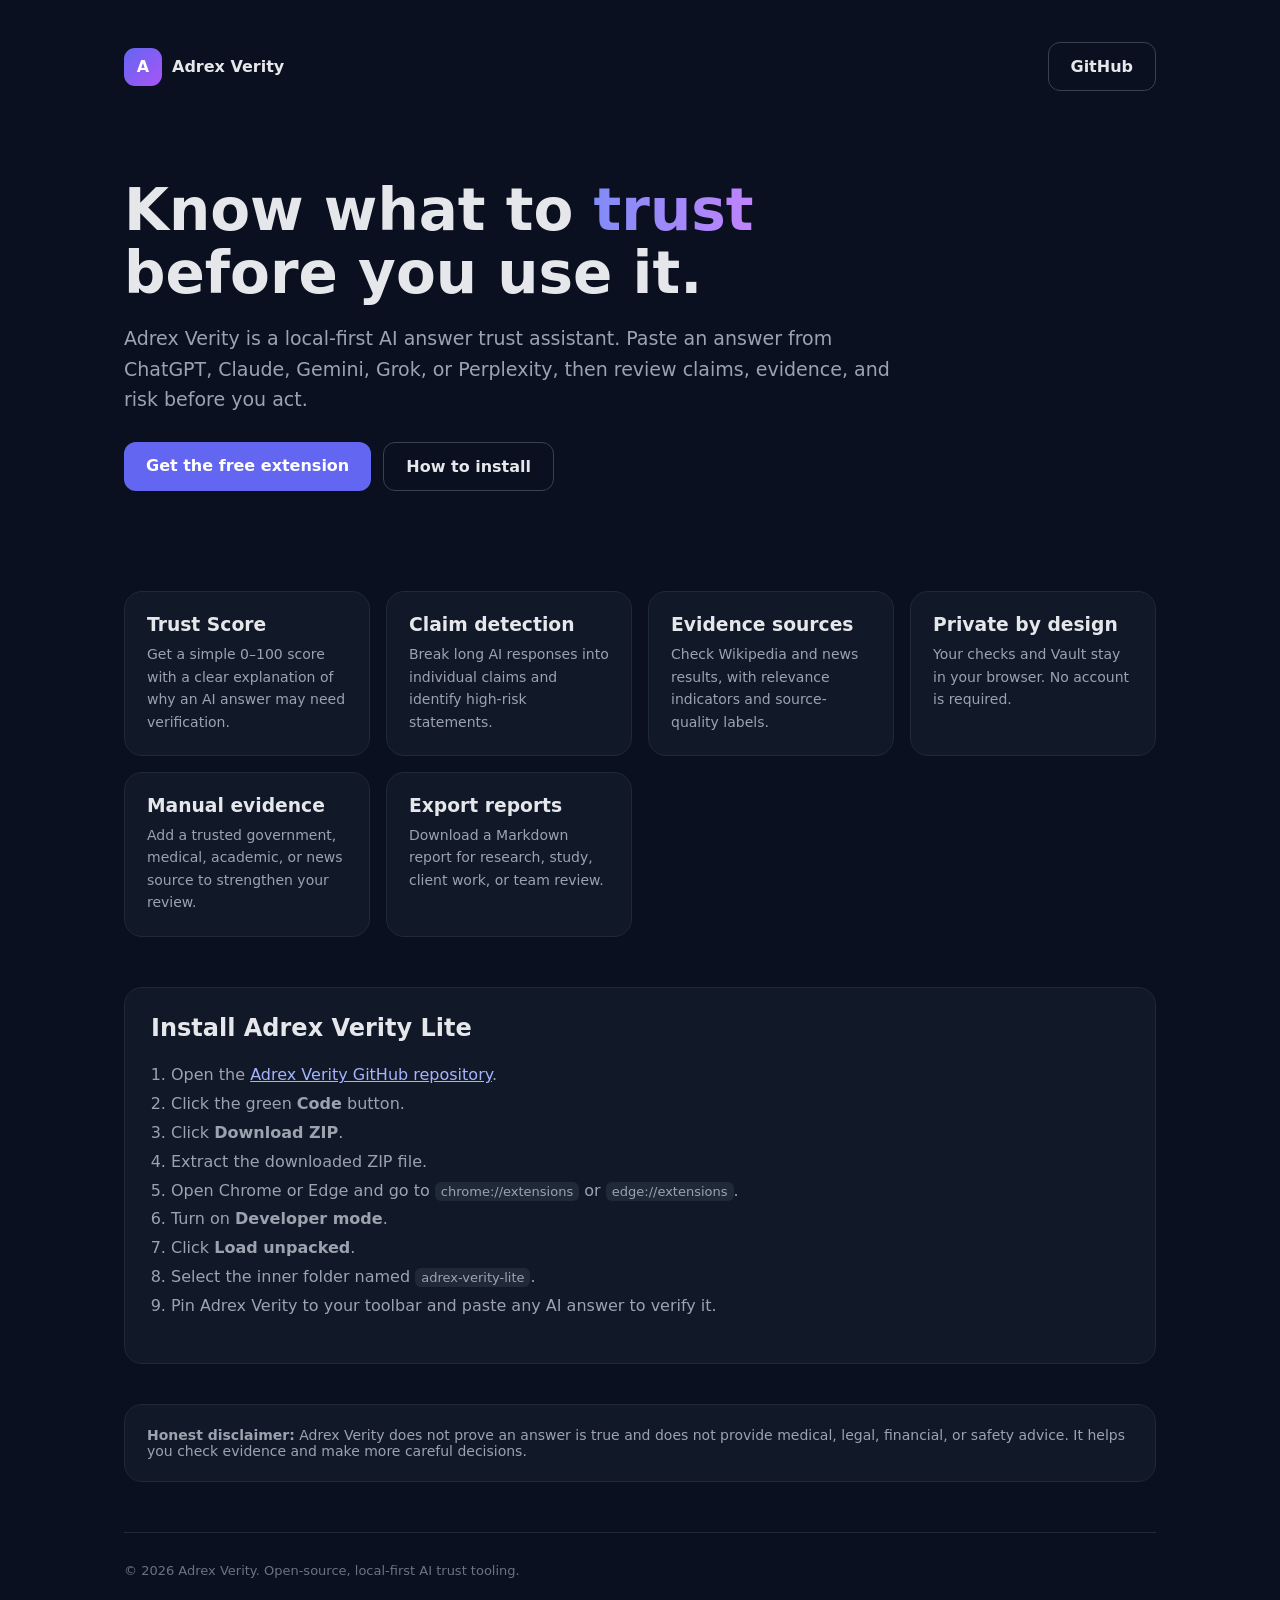
<file: docs/index.html>
<!doctype html>
<html lang="en">
<head>
<meta charset="utf-8">
<meta name="viewport" content="width=device-width,initial-scale=1">
<title>Adrex Verity — Know what to trust before you use it</title>
<meta name="description" content="Adrex Verity is a local-first AI answer trust assistant. Check AI claims, review evidence, and avoid acting on risky answers.">
<style>
*{box-sizing:border-box;font-family:Inter,system-ui,sans-serif}body{margin:0;background:#0b1020;color:#e5e7eb}
.wrap{max-width:1080px;margin:auto;padding:24px}
nav{display:flex;justify-content:space-between;align-items:center;padding:18px 0}
.logo{display:flex;gap:10px;align-items:center;font-weight:800}.mark{width:38px;height:38px;border-radius:11px;background:linear-gradient(135deg,#6366f1,#a855f7);display:grid;place-items:center;color:#fff}
.hero{padding:70px 0 50px;max-width:800px}
h1{font-size:clamp(34px,6vw,58px);line-height:1.08;margin:0 0 18px}
.accent{background:linear-gradient(90deg,#818cf8,#c084fc);-webkit-background-clip:text;background-clip:text;color:transparent}
p.lead{font-size:19px;color:#9ca3af;line-height:1.6}
.cta{display:flex;gap:12px;margin-top:28px;flex-wrap:wrap}
.btn{padding:14px 22px;border-radius:12px;font-weight:700;text-decoration:none}
.primary{background:#6366f1;color:#fff}.ghost{border:1px solid #374151;color:#e5e7eb}
.grid{display:grid;grid-template-columns:repeat(auto-fit,minmax(240px,1fr));gap:16px;margin:50px 0}
.card{background:#111827;border:1px solid #1f2937;border-radius:18px;padding:22px}
.card h3{margin:0 0 8px}.card p{margin:0;color:#9ca3af;font-size:14px;line-height:1.6}
.steps{background:#111827;border:1px solid #1f2937;border-radius:18px;padding:26px;margin:40px 0}
.steps h2{margin-top:0}.steps ol{color:#9ca3af;line-height:1.8;padding-left:20px}
code{background:#1f2937;padding:2px 6px;border-radius:6px;font-size:13px}
.note{background:#111827;border:1px solid #1f2937;border-radius:18px;padding:22px;color:#9ca3af;font-size:14px}
footer{padding:30px 0;color:#6b7280;font-size:13px;border-top:1px solid #1f2937;margin-top:50px}
a{color:#a5b4fc}
</style>
</head>
<body>
<div class="wrap">
<nav><div class="logo"><div class="mark">A</div>Adrex Verity</div><a class="btn ghost" href="https://github.com/ADREX-Global/adrex-verity-lite">GitHub</a></nav>
<section class="hero">
<h1>Know what to <span class="accent">trust</span> before you use it.</h1>
<p class="lead">Adrex Verity is a local-first AI answer trust assistant. Paste an answer from ChatGPT, Claude, Gemini, Grok, or Perplexity, then review claims, evidence, and risk before you act.</p>
<div class="cta"><a class="btn primary" href="https://github.com/ADREX-Global/adrex-verity-lite">Get the free extension</a><a class="btn ghost" href="#install">How to install</a></div>
</section>
<section id="features" class="grid">
<div class="card"><h3>Trust Score</h3><p>Get a simple 0–100 score with a clear explanation of why an AI answer may need verification.</p></div>
<div class="card"><h3>Claim detection</h3><p>Break long AI responses into individual claims and identify high-risk statements.</p></div>
<div class="card"><h3>Evidence sources</h3><p>Check Wikipedia and news results, with relevance indicators and source-quality labels.</p></div>
<div class="card"><h3>Private by design</h3><p>Your checks and Vault stay in your browser. No account is required.</p></div>
<div class="card"><h3>Manual evidence</h3><p>Add a trusted government, medical, academic, or news source to strengthen your review.</p></div>
<div class="card"><h3>Export reports</h3><p>Download a Markdown report for research, study, client work, or team review.</p></div>
</section>
<section id="install" class="steps">
<h2>Install Adrex Verity Lite</h2>
<ol>
<li>Open the <a href="https://github.com/ADREX-Global/adrex-verity-lite" target="_blank" rel="noopener">Adrex Verity GitHub repository</a>.</li>
<li>Click the green <strong>Code</strong> button.</li>
<li>Click <strong>Download ZIP</strong>.</li>
<li>Extract the downloaded ZIP file.</li>
<li>Open Chrome or Edge and go to <code>chrome://extensions</code> or <code>edge://extensions</code>.</li>
<li>Turn on <strong>Developer mode</strong>.</li>
<li>Click <strong>Load unpacked</strong>.</li>
<li>Select the inner folder named <code>adrex-verity-lite</code>.</li>
<li>Pin Adrex Verity to your toolbar and paste any AI answer to verify it.</li>
</ol>
</section>
<section class="note"><strong>Honest disclaimer:</strong> Adrex Verity does not prove an answer is true and does not provide medical, legal, financial, or safety advice. It helps you check evidence and make more careful decisions.</section>
<footer>© 2026 Adrex Verity. Open-source, local-first AI trust tooling.</footer>
</div></body></html>
</file>
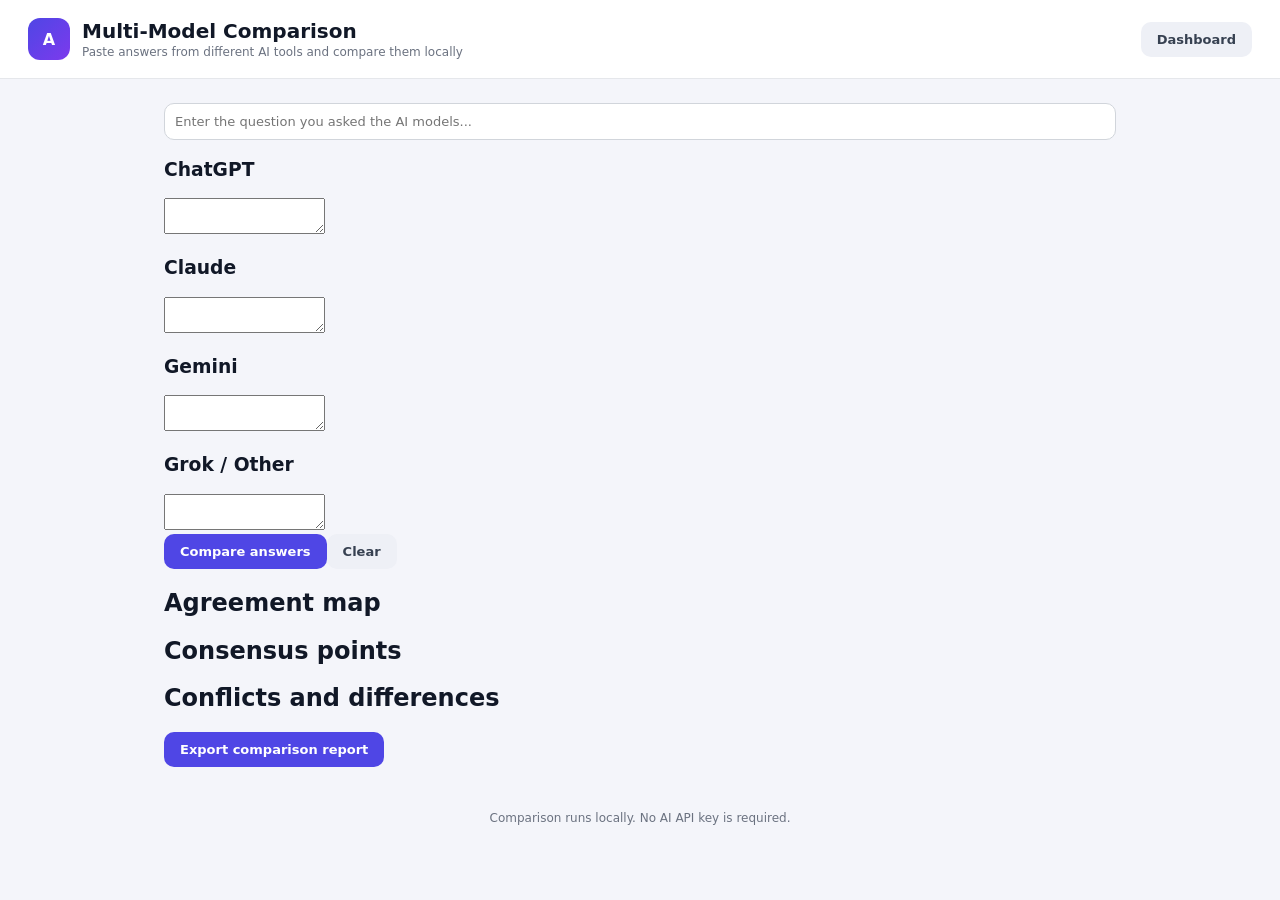
<file: adrex-verity-lite/compare.html>
<!doctype html><html><head><meta charset="utf-8"><link rel="stylesheet" href="dashboard.css"><title>Adrex Verity — Compare AI Answers</title></head><body>
<header><div class="brand"><div class="logo">A</div><div><h1>Multi-Model Comparison</h1><p>Paste answers from different AI tools and compare them locally</p></div></div><a class="btn ghost" href="dashboard.html">Dashboard</a></header>
<main><section class="controls"><input id="question" placeholder="Enter the question you asked the AI models..."></section>
<section class="grid4"><div class="card"><h3>ChatGPT</h3><textarea id="a1"></textarea></div><div class="card"><h3>Claude</h3><textarea id="a2"></textarea></div><div class="card"><h3>Gemini</h3><textarea id="a3"></textarea></div><div class="card"><h3>Grok / Other</h3><textarea id="a4"></textarea></div></section>
<div class="actions"><button id="compare" class="btn">Compare answers</button><button id="clear" class="btn ghost">Clear</button></div>
<div id="status" class="status hidden"></div>
<section id="result" class="hidden"><div class="card"><h2>Agreement map</h2><div id="pairs"></div></div><div class="card"><h2>Consensus points</h2><div id="consensus"></div></div><div class="card"><h2>Conflicts and differences</h2><div id="conflicts"></div></div><div class="actions"><button id="exportCompare" class="btn">Export comparison report</button></div></section>
</main><footer>Comparison runs locally. No AI API key is required.</footer><script src="compare.js"></script></body></html>
</file>
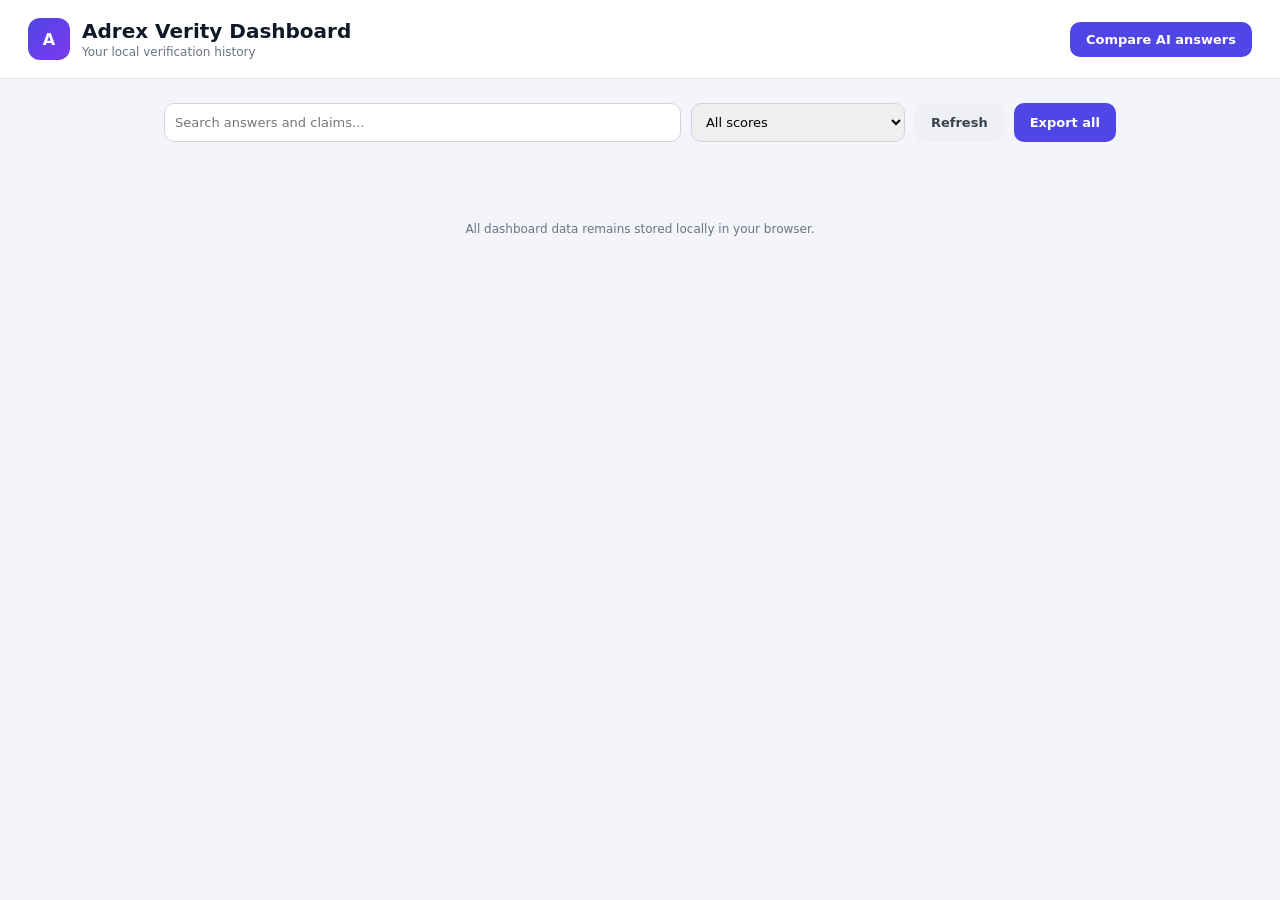
<file: adrex-verity-lite/dashboard.html>
<!doctype html><html><head><meta charset="utf-8"><link rel="stylesheet" href="dashboard.css"><title>Adrex Verity Dashboard</title></head><body>
<header><div class="brand"><div class="logo">A</div><div><h1>Adrex Verity Dashboard</h1><p>Your local verification history</p></div></div><a class="btn" href="compare.html">Compare AI answers</a></header>
<main><section class="controls"><input id="search" placeholder="Search answers and claims..."><select id="filter"><option value="all">All scores</option><option value="high">Mostly supported (75+)</option><option value="medium">Needs verification (55–74)</option><option value="low">High risk (below 55)</option></select><button id="refresh" class="btn ghost">Refresh</button><button id="exportAll" class="btn">Export all</button></section>
<div id="stats" class="stats"></div><div id="items"></div></main>
<footer>All dashboard data remains stored locally in your browser.</footer>
<script src="dashboard.js"></script></body></html>
</file>
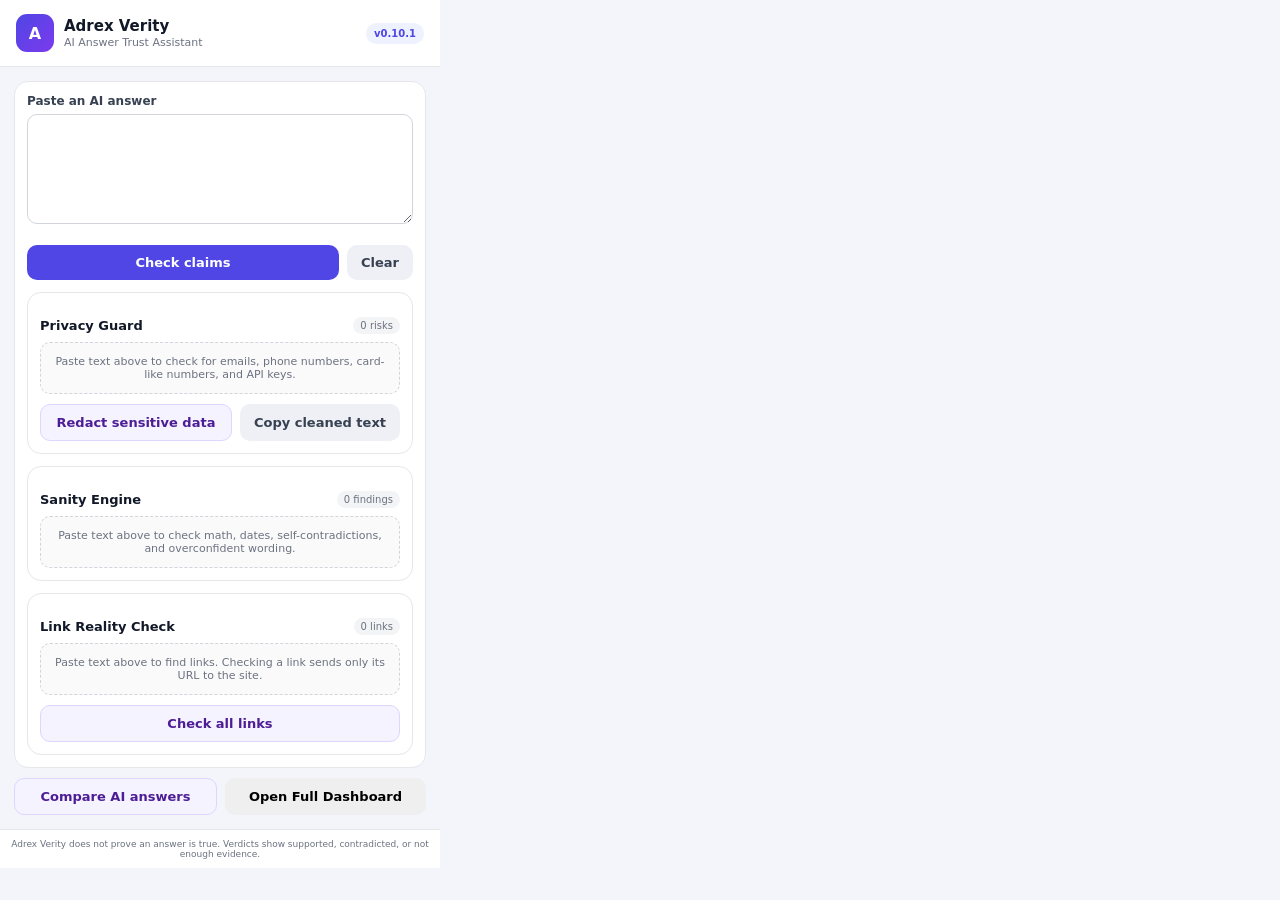
<file: adrex-verity-lite/popup.html>
<!doctype html><html><head><meta charset="utf-8"><link rel="stylesheet" href="popup.css"></head><body>
<header><div class="brand"><div class="logo">A</div><div><h1>Adrex Verity</h1><p>AI Answer Trust Assistant</p></div></div><span class="badge">v0.10.1</span></header>
<main>
<section class="input-card"><label for="answer">Paste an AI answer</label><textarea id="answer"></textarea>
<div class="actions"><button id="verify">Check claims</button><button id="clear" class="ghost">Clear</button></div>
<div class="privacy"><div class="section-head"><h2>Privacy Guard</h2><span id="privacyCount" class="count">0 risks</span></div><div id="privacyResults" class="privacy-results"><div class="empty">Paste text above to check for emails, phone numbers, card-like numbers, and API keys.</div></div><div class="actions"><button id="redact" class="secondary">Redact sensitive data</button><button id="copyClean" class="ghost">Copy cleaned text</button></div></div>
<div class="privacy"><div class="section-head"><h2>Sanity Engine</h2><span id="sanityCount" class="count">0 findings</span></div><div id="sanityResults" class="privacy-results"><div class="empty">Paste text above to check math, dates, self-contradictions, and overconfident wording.</div></div></div>
<div class="privacy"><div class="section-head"><h2>Link Reality Check</h2><span id="linkCount" class="count">0 links</span></div><div id="linkResults" class="privacy-results"><div class="empty">Paste text above to find links. Checking a link sends only its URL to the site.</div></div><div class="actions"><button id="checkLinks" class="secondary">Check all links</button></div></div>
</section>
<div id="status" class="status hidden"></div>
<section id="result" class="hidden">
<div id="stakes" class="stakes hidden"></div>
<div class="score-card"><div><div class="score-row"><span id="score">--</span><span class="score-label">/100 legacy score</span></div><span class="score-sub">Engine: <span id="engine">Rules engine</span></span></div><div class="right"><span id="verdict"></span><span id="scoreReason" class="small"></span></div></div>
<div class="section-head"><h2>Claim verdicts</h2><span id="claimCount" class="count"></span></div><div id="claims"></div>
<div class="section-head"><h2>Evidence sources</h2><span id="sourceCount" class="count"></span></div><div id="sources"></div>
<div id="risk" class="risk hidden"></div>
<div class="manual"><h3>Add a source manually</h3><input id="manualUrl" placeholder="https://example.com/source"><input id="manualTitle" placeholder="Source title"><textarea id="manualSnippet" placeholder="Paste a short quote or summary"></textarea><button id="addSource" class="secondary">Add to evidence</button></div>
<div class="actions"><button id="export" class="ghost">Export report</button><button id="save" class="secondary">Save to Vault</button></div></section>
<div class="actions"><button id="openCompare" class="secondary">Compare AI answers</button><button id="openDashboard" class="primary" style="flex:1">Open Full Dashboard</button></div>
</main>
<footer>Adrex Verity does not prove an answer is true. Verdicts show supported, contradicted, or not enough evidence.</footer>
<script src="popup.js"></script></body></html>
</file>
<file: adrex-verity-lite/dashboard.css>
*{box-sizing:border-box;font-family:Inter,system-ui,sans-serif}body{margin:0;background:#f4f5fa;color:#111827}
header{display:flex;justify-content:space-between;align-items:center;padding:18px 28px;background:#fff;border-bottom:1px solid #e5e7eb}.brand{display:flex;gap:12px;align-items:center}.logo{width:42px;height:42px;border-radius:12px;background:linear-gradient(135deg,#4f46e5,#7c3aed);color:#fff;display:grid;place-items:center;font-weight:800}
h1{margin:0;font-size:20px}header p{margin:2px 0 0;font-size:12px;color:#6b7280}
.btn{border:0;border-radius:10px;padding:10px 16px;font-weight:700;font-size:13px;cursor:pointer;background:#4f46e5;color:#fff;text-decoration:none;display:inline-block}.btn.ghost{background:#eef0f6;color:#374151}
main{max-width:1000px;margin:auto;padding:24px}.controls{display:flex;gap:10px;margin-bottom:18px}input,select{padding:10px;border:1px solid #d1d5db;border-radius:10px;font-size:13px}input{flex:1}
.stats{display:flex;gap:12px;margin-bottom:18px;flex-wrap:wrap}.stat{background:#fff;border:1px solid #e5e7eb;border-radius:14px;padding:14px 18px;min-width:140px}.stat b{display:block;font-size:24px;color:#4f46e5}.stat span{font-size:11px;color:#6b7280}
.item{background:#fff;border:1px solid #e5e7eb;border-radius:14px;padding:16px;margin-bottom:12px;position:relative}.item h3{margin:0 0 6px;font-size:15px}.item p{margin:0 0 8px;font-size:13px;color:#4b5563;line-height:1.5}.meta{font-size:11px;color:#6b7280;margin-bottom:8px}
.badge{display:inline-block;font-size:10px;font-weight:800;padding:4px 8px;border-radius:999px;margin-right:6px}.high{background:#ecfdf5;color:#047857}.medium{background:#fef9c3;color:#854d0e}.low{background:#fee2e2;color:#b91c1c}
.delete{position:absolute;top:14px;right:14px;background:#fee2e2;color:#b91c1c;border:0;border-radius:8px;padding:6px 10px;font-size:11px;font-weight:700;cursor:pointer}
.empty{background:#fff;border:1px dashed #d1d5db;border-radius:14px;padding:30px;text-align:center;color:#6b7280}footer{padding:20px;text-align:center;color:#6b7280;font-size:12px}
</file>
<file: adrex-verity-lite/popup.css>
*{box-sizing:border-box;font-family:Inter,system-ui,sans-serif}body{width:440px;margin:0;background:#f4f5fa;color:#111827}
header{display:flex;justify-content:space-between;align-items:center;padding:14px 16px;background:#fff;border-bottom:1px solid #e5e7eb}.brand{display:flex;gap:10px;align-items:center}.logo{width:38px;height:38px;border-radius:11px;background:linear-gradient(135deg,#4f46e5,#7c3aed);color:#fff;display:grid;place-items:center;font-weight:800}
h1{margin:0;font-size:15px}header p{margin:1px 0 0;font-size:11px;color:#6b7280}.badge{font-size:10px;font-weight:700;color:#4f46e5;background:#eef2ff;padding:5px 8px;border-radius:999px}
main{padding:14px}.input-card,.score-card,.claim,.source,.manual,.privacy{background:#fff;border:1px solid #e5e7eb;border-radius:14px}.input-card{padding:12px}
label{display:block;font-size:12px;font-weight:700;margin-bottom:6px;color:#374151}textarea,input{width:100%;padding:9px;border:1px solid #d1d5db;border-radius:10px;font-size:12px;margin-bottom:7px}textarea{height:110px;resize:vertical}#manualSnippet{height:60px}
.actions{display:flex;gap:8px;margin-top:10px}button{border:0;border-radius:10px;padding:10px 14px;font-weight:700;font-size:13px;cursor:pointer}#verify{flex:1;background:#4f46e5;color:#fff}#verify:disabled{background:#c7d2fe}
.ghost{background:#eef0f6;color:#374151}.full{width:100%;margin-top:10px}.secondary{flex:1;background:#f5f3ff;color:#4c1d95;border:1px solid #ddd6fe}.link{background:none;color:#4f46e5;font-size:12px;padding:0}
.status{margin-top:12px;padding:10px;border-radius:10px;background:#eef2ff;color:#3730a3;font-size:12px;font-weight:600}.hidden{display:none}
.stakes{margin-top:12px;padding:12px;border-radius:14px;border:1px solid #fde68a;background:#fffbeb;color:#854d0e;font-size:11px;line-height:1.5}.stakes b{display:block;margin-bottom:4px}
.score-card{display:flex;justify-content:space-between;align-items:center;padding:14px;margin-top:12px}.score-row{display:flex;align-items:baseline}#score{font-size:30px;font-weight:800;color:#4f46e5}.score-label{font-size:10px;color:#6b7280;margin-left:3px}.score-sub{font-size:10px;color:#6b7280}.right{text-align:right;max-width:230px}#verdict{font-size:11px;font-weight:800;padding:5px 9px;border-radius:999px}.small{display:block;margin-top:5px;font-size:10px;color:#6b7280}
.section-head{display:flex;justify-content:space-between;align-items:center;margin:12px 0 8px}h2{margin:0;font-size:13px}h3{margin:0 0 8px;font-size:12px}.count{font-size:10px;color:#6b7280;background:#f3f4f6;padding:3px 7px;border-radius:999px}
.claims,.sources,.privacy-results{display:flex;flex-direction:column;gap:7px}.claim,.source,.privacy-item{padding:10px 12px;font-size:12px;line-height:1.45;border:1px solid #e5e7eb;border-radius:10px;background:#fafafa}
.claim strong{display:block;font-size:10px;margin-bottom:3px}.supported strong{color:#047857}.contradicted strong{color:#b91c1c}.insufficient strong{color:#a16207}
.verdict-line{font-size:10px;color:#6b7280;margin-top:4px}.claim a{font-size:11px;color:#4f46e5;text-decoration:none}
.source-title{font-size:12px;font-weight:700;margin-bottom:3px}.source-snippet{font-size:11px;color:#4b5563;margin-bottom:6px}.source-meta{display:flex;justify-content:space-between;align-items:center}.source-link{font-size:11px;font-weight:700;color:#4f46e5;text-decoration:none}.relevance{font-size:10px;font-weight:700;background:#f3f4f6;padding:3px 7px;border-radius:999px}
.tag{font-size:9px;font-weight:800;text-transform:uppercase;letter-spacing:.04em;padding:2px 6px;border-radius:999px;margin-right:6px}.gov{background:#ecfdf5;color:#047857}.medical{background:#eff6ff;color:#1d4ed8}.academic{background:#f5f3ff;color:#6d28d9}.news{background:#fff7ed;color:#9a3412}.wiki{background:#f3f4f6;color:#374151}.other{background:#f3f4f6;color:#374151}
.quality{display:flex;gap:6px;flex-wrap:wrap}.quality-chip{font-size:10px;font-weight:700;padding:4px 8px;border-radius:999px;background:#fff;border:1px solid #e5e7eb}
.privacy-item{display:flex;justify-content:space-between;gap:8px}.privacy-item b{font-size:11px}.risk-high{border-color:#fecaca;background:#fef2f2}.risk-medium{border-color:#fde68a;background:#fffbeb}
.risk{margin-top:14px;padding:11px;border-radius:12px;background:#fff7ed;border:1px solid #fed7aa;color:#9a3412;font-size:11px}.manual{margin-top:14px;padding:12px}
.empty{font-size:11px;color:#6b7280;text-align:center;padding:12px;background:#fafafa;border:1px dashed #d1d5db;border-radius:10px}
.privacy{margin-top:12px;padding:12px}footer{padding:9px;font-size:9px;color:#6b7280;background:#fff;border-top:1px solid #e5e7eb;text-align:center}
</file>
